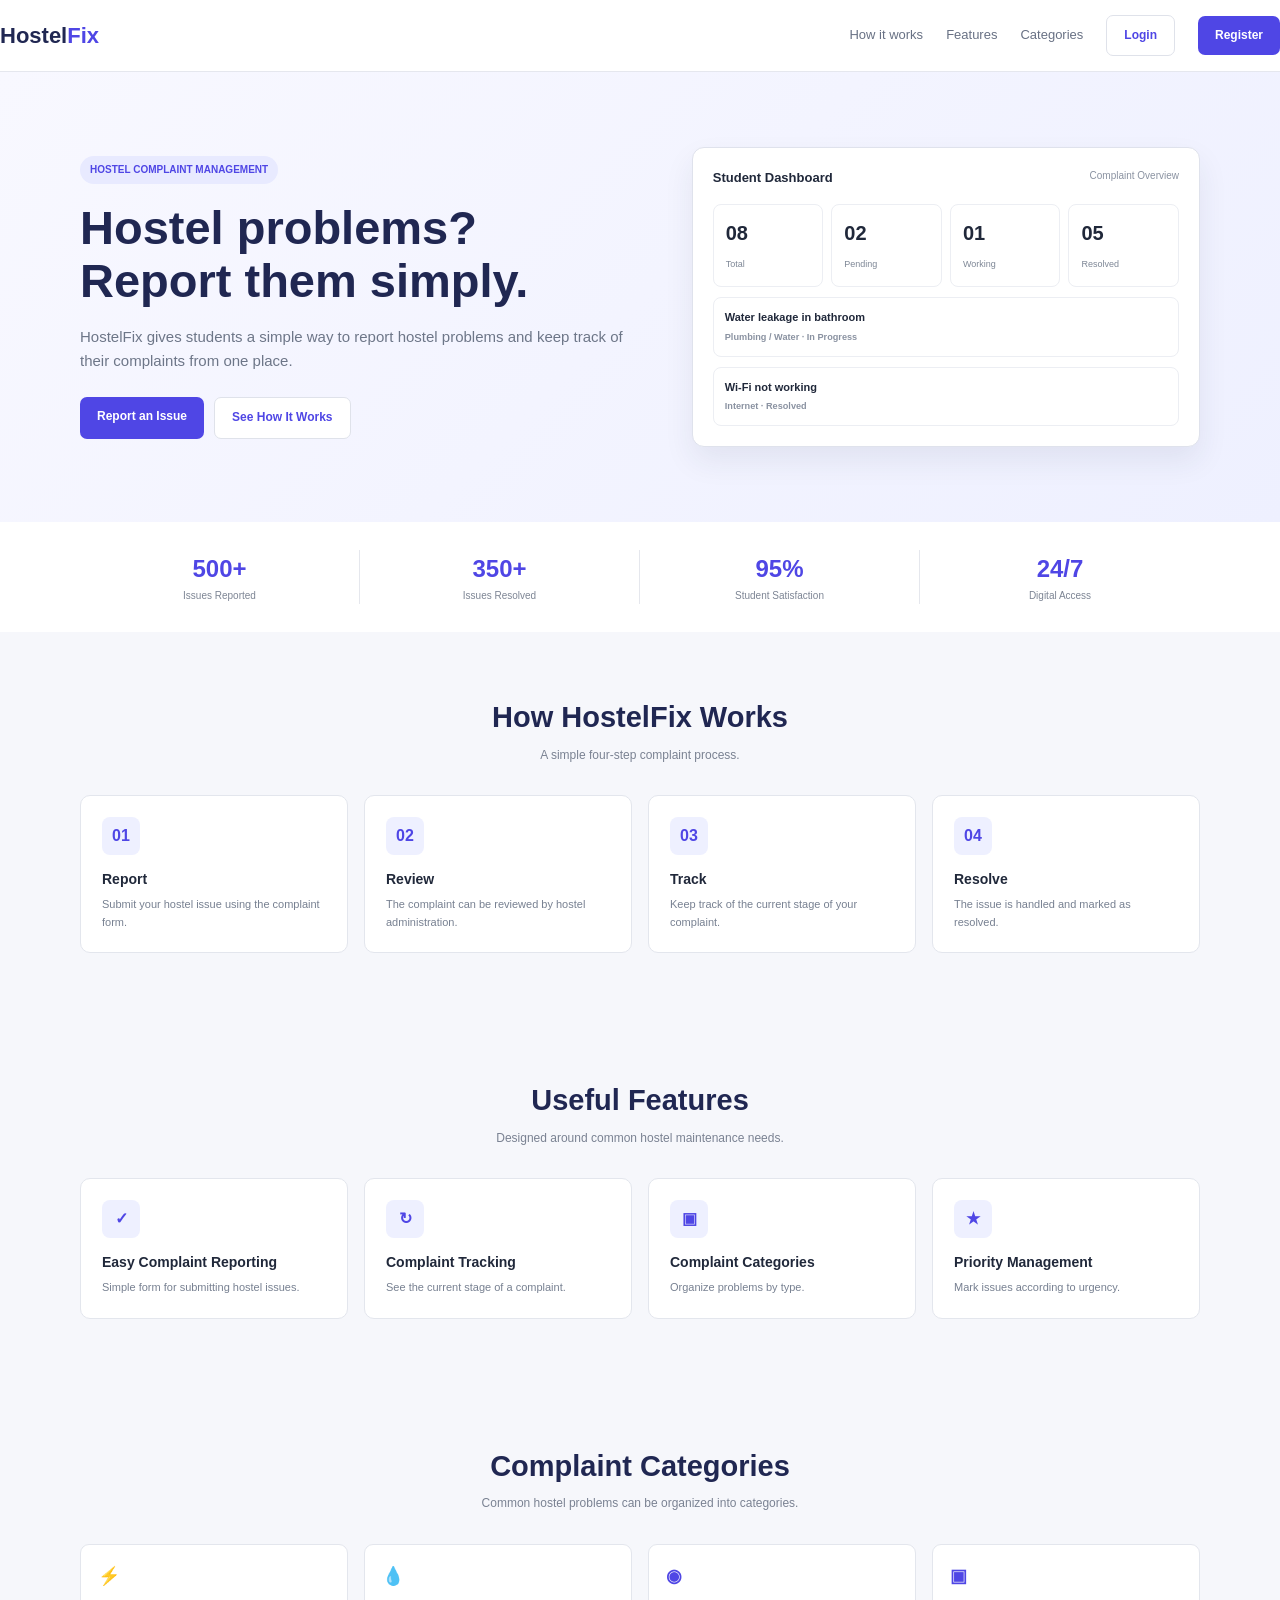
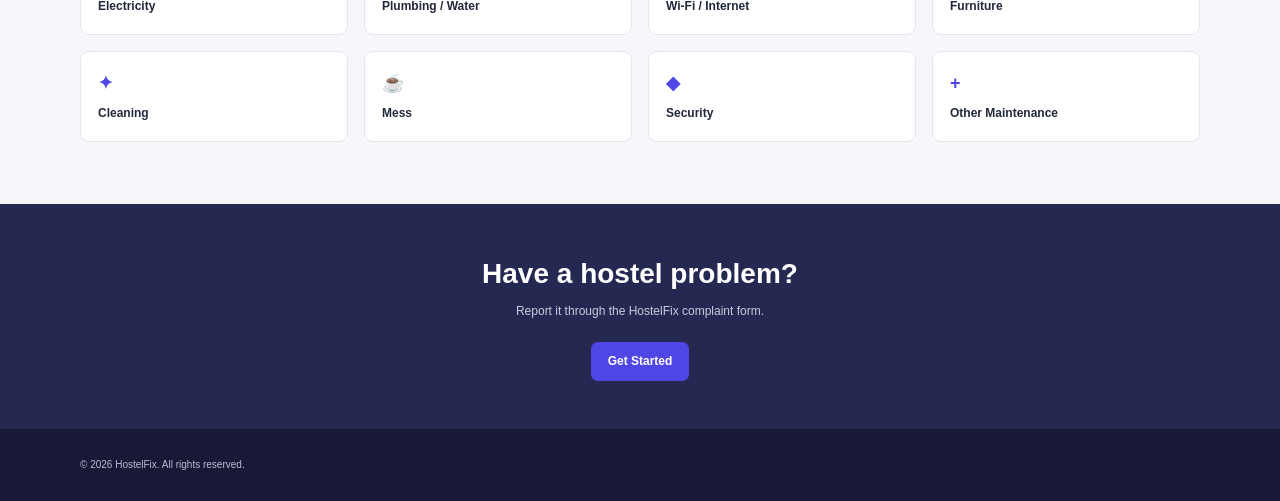
<file: index.html>
<!DOCTYPE html>
<html lang="en">
<head>
    <meta charset="UTF-8">
    <meta name="viewport" content="width=device-width, initial-scale=1.0">
    <title>HostelFix | Home</title>

    <link rel="stylesheet" href="landing.css">
</head>

<body>

<header class="top">
    <div class="container header-container">
        <a class="logo" href="landing.html">
            Hostel<span>Fix</span>
        </a>

        <nav class="nav">
            <a href="#how">How it works</a>
            <a href="#features">Features</a>
            <a href="#categories">Categories</a>
            <a class="btn outline" href="auth.html">Login</a>
            <a class="btn primary" href="auth.html">Register</a>
        </nav>
    </div>
</header>


<section class="hero">
    <div class="container hero-grid">

        <div>
            <span class="tag">HOSTEL COMPLAINT MANAGEMENT</span>

            <h1>
                Hostel problems?<br>
                Report them simply.
            </h1>

            <p>
                HostelFix gives students a simple way to report hostel
                problems and keep track of their complaints from one place.
            </p>

            <div class="actions">
                <a class="btn primary" href="auth.html">Report an Issue</a>
                <a class="btn outline" href="#how">See How It Works</a>
            </div>
        </div>


        <div class="preview">

            <div class="preview-head">
                <span>Student Dashboard</span>
                <span class="muted">Complaint Overview</span>
            </div>

            <div class="cards">

                <div class="small-card">
                    <strong>08</strong>
                    <span>Total</span>
                </div>

                <div class="small-card">
                    <strong>02</strong>
                    <span>Pending</span>
                </div>

                <div class="small-card">
                    <strong>01</strong>
                    <span>Working</span>
                </div>

                <div class="small-card">
                    <strong>05</strong>
                    <span>Resolved</span>
                </div>

            </div>

            <div class="issue">
                Water leakage in bathroom
                <small>Plumbing / Water · In Progress</small>
            </div>

            <div class="issue">
                Wi-Fi not working
                <small>Internet · Resolved</small>
            </div>

        </div>

    </div>
</section>


<section class="stats">

    <div class="container stats-grid">

        <div class="stat">
            <strong>500+</strong>
            <p>Issues Reported</p>
        </div>

        <div class="stat">
            <strong>350+</strong>
            <p>Issues Resolved</p>
        </div>

        <div class="stat">
            <strong>95%</strong>
            <p>Student Satisfaction</p>
        </div>

        <div class="stat">
            <strong>24/7</strong>
            <p>Digital Access</p>
        </div>

    </div>

</section>


<section class="section" id="how">

    <div class="container">

        <div class="heading">
            <h2>How HostelFix Works</h2>
            <p>A simple four-step complaint process.</p>
        </div>

        <div class="grid4">

            <div class="box">
                <div class="icon">01</div>
                <h3>Report</h3>
                <p>
                    Submit your hostel issue using the complaint form.
                </p>
            </div>

            <div class="box">
                <div class="icon">02</div>
                <h3>Review</h3>
                <p>
                    The complaint can be reviewed by hostel administration.
                </p>
            </div>

            <div class="box">
                <div class="icon">03</div>
                <h3>Track</h3>
                <p>
                    Keep track of the current stage of your complaint.
                </p>
            </div>

            <div class="box">
                <div class="icon">04</div>
                <h3>Resolve</h3>
                <p>
                    The issue is handled and marked as resolved.
                </p>
            </div>

        </div>

    </div>

</section>


<section class="section" id="features">

    <div class="container">

        <div class="heading">
            <h2>Useful Features</h2>
            <p>Designed around common hostel maintenance needs.</p>
        </div>

        <div class="grid4">

            <div class="box">
                <div class="icon">✓</div>
                <h3>Easy Complaint Reporting</h3>
                <p>
                    Simple form for submitting hostel issues.
                </p>
            </div>

            <div class="box">
                <div class="icon">↻</div>
                <h3>Complaint Tracking</h3>
                <p>
                    See the current stage of a complaint.
                </p>
            </div>

            <div class="box">
                <div class="icon">▣</div>
                <h3>Complaint Categories</h3>
                <p>
                    Organize problems by type.
                </p>
            </div>

            <div class="box">
                <div class="icon">★</div>
                <h3>Priority Management</h3>
                <p>
                    Mark issues according to urgency.
                </p>
            </div>

        </div>

    </div>

</section>


<section class="section" id="categories">

    <div class="container">

        <div class="heading">
            <h2>Complaint Categories</h2>
            <p>
                Common hostel problems can be organized into categories.
            </p>
        </div>

        <div class="grid4">

            <div class="category">
                <span>⚡</span>
                Electricity
            </div>

            <div class="category">
                <span>💧</span>
                Plumbing / Water
            </div>

            <div class="category">
                <span>◉</span>
                Wi-Fi / Internet
            </div>

            <div class="category">
                <span>▣</span>
                Furniture
            </div>

            <div class="category">
                <span>✦</span>
                Cleaning
            </div>

            <div class="category">
                <span>☕</span>
                Mess
            </div>

            <div class="category">
                <span>◆</span>
                Security
            </div>

            <div class="category">
                <span>+</span>
                Other Maintenance
            </div>

        </div>

    </div>

</section>


<section class="cta">

    <div class="container">

        <h2>Have a hostel problem?</h2>

        <p>
            Report it through the HostelFix complaint form.
        </p>

        <a class="btn primary" href="auth.html">
            Get Started
        </a>

    </div>

</section>


<footer>

    <div class="container footer-row">
        <span>© 2026 HostelFix. All rights reserved.</span>
    </div>

</footer>

</body>
</html>
</file>
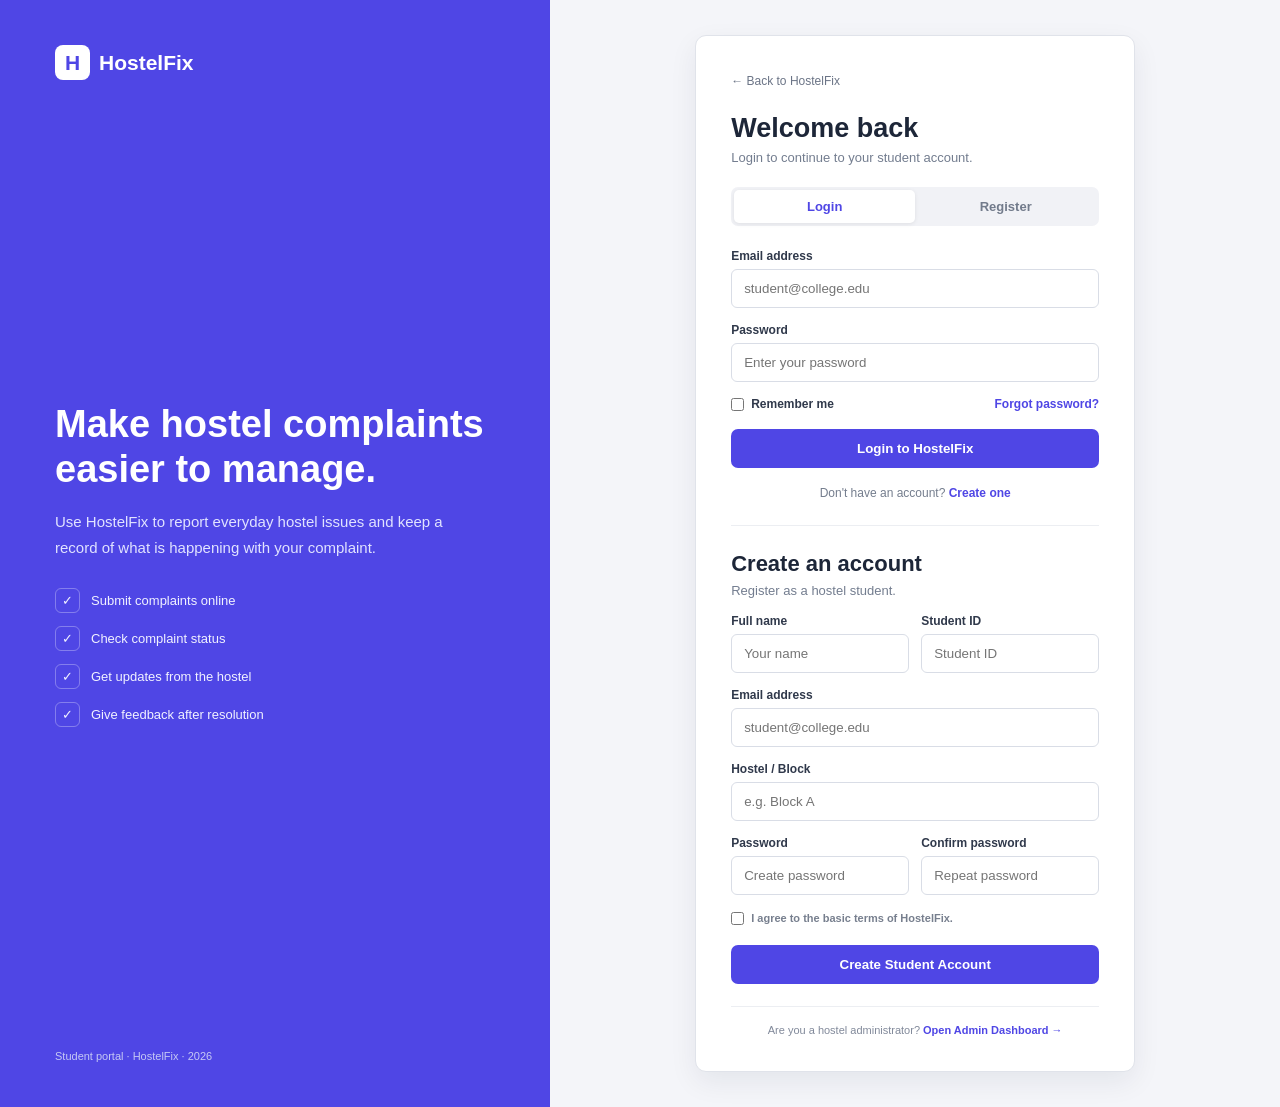
<file: auth.html>
<!DOCTYPE html>
<html lang="en">

<head>
    <meta charset="UTF-8">
    <meta name="viewport" content="width=device-width, initial-scale=1.0">

    <title>HostelFix | Login / Register</title>

    <link rel="stylesheet" href="auth.css">
</head>

<body>

    <div class="page">

        <!-- Left Introduction Section -->
        <aside class="intro">

            <div class="brand">
                <div class="brand-mark">H</div>
                HostelFix
            </div>

            <div class="intro-main">

                <h1>
                    Make hostel complaints easier to manage.
                </h1>

                <p>
                    Use HostelFix to report everyday hostel issues
                    and keep a record of what is happening with your complaint.
                </p>

                <div class="points">

                    <div class="point">
                        <span class="check">✓</span>
                        Submit complaints online
                    </div>

                    <div class="point">
                        <span class="check">✓</span>
                        Check complaint status
                    </div>

                    <div class="point">
                        <span class="check">✓</span>
                        Get updates from the hostel
                    </div>

                    <div class="point">
                        <span class="check">✓</span>
                        Give feedback after resolution
                    </div>

                </div>

            </div>

            <div class="intro-foot">
                Student portal · HostelFix · 2026
            </div>

        </aside>


        <!-- Login / Register Section -->
        <main class="form-side">

            <div class="box">

                <!-- Back to Landing Page -->
                <a class="back" href="landing.html">
                    ← Back to HostelFix
                </a>


                <!-- Login Heading -->
                <div class="heading">
                    <h2>Welcome back</h2>
                    <p>Login to continue to your student account.</p>
                </div>


                <!-- Login / Register Tabs -->
                <div class="tabs">

                    <a class="tab active" href="#login">
                        Login
                    </a>

                    <a class="tab" href="#register">
                        Register
                    </a>

                </div>


                <!-- Login Form -->
                <form action="dashboard.html" id="login">

                    <div class="field">

                        <label>Email address</label>

                        <input
                            type="email"
                            placeholder="student@college.edu"
                            required
                        >

                    </div>


                    <div class="field">

                        <label>Password</label>

                        <input
                            type="password"
                            placeholder="Enter your password"
                            required
                        >

                    </div>


                    <div class="row">

                        <label class="remember">
                            <input type="checkbox">
                            Remember me
                        </label>

                        <span class="link">
                            Forgot password?
                        </span>

                    </div>


                    <button class="submit" type="submit">
                        Login to HostelFix
                    </button>

                </form>


                <div class="switch-text">
                    Don't have an account?
                    <a class="link" href="#register">
                        Create one
                    </a>
                </div>


                <!-- Register Section -->
                <div class="register-section" id="register">

                    <div class="heading register-heading">

                        <h2>Create an account</h2>

                        <p>
                            Register as a hostel student.
                        </p>

                    </div>


                    <!-- Registration Form -->
                    <form action="dashboard.html">

                        <div class="two">

                            <div class="field">

                                <label>Full name</label>

                                <input
                                    type="text"
                                    placeholder="Your name"
                                    required
                                >

                            </div>


                            <div class="field">

                                <label>Student ID</label>

                                <input
                                    type="text"
                                    placeholder="Student ID"
                                    required
                                >

                            </div>

                        </div>


                        <div class="field">

                            <label>Email address</label>

                            <input
                                type="email"
                                placeholder="student@college.edu"
                                required
                            >

                        </div>


                        <div class="field">

                            <label>Hostel / Block</label>

                            <input
                                type="text"
                                placeholder="e.g. Block A"
                                required
                            >

                        </div>


                        <div class="two">

                            <div class="field">

                                <label>Password</label>

                                <input
                                    type="password"
                                    placeholder="Create password"
                                    required
                                >

                            </div>


                            <div class="field">

                                <label>Confirm password</label>

                                <input
                                    type="password"
                                    placeholder="Repeat password"
                                    required
                                >

                            </div>

                        </div>


                        <label class="remember terms">

                            <input type="checkbox" required>

                            I agree to the basic terms of HostelFix.

                        </label>


                        <button class="submit" type="submit">
                            Create Student Account
                        </button>

                    </form>

                </div>


                <!-- Admin Link -->
                <div class="admin">

                    Are you a hostel administrator?

                    <a href="admin-dashboard.html">
                        Open Admin Dashboard →
                    </a>

                </div>

            </div>

        </main>

    </div>

</body>

</html>
</file>
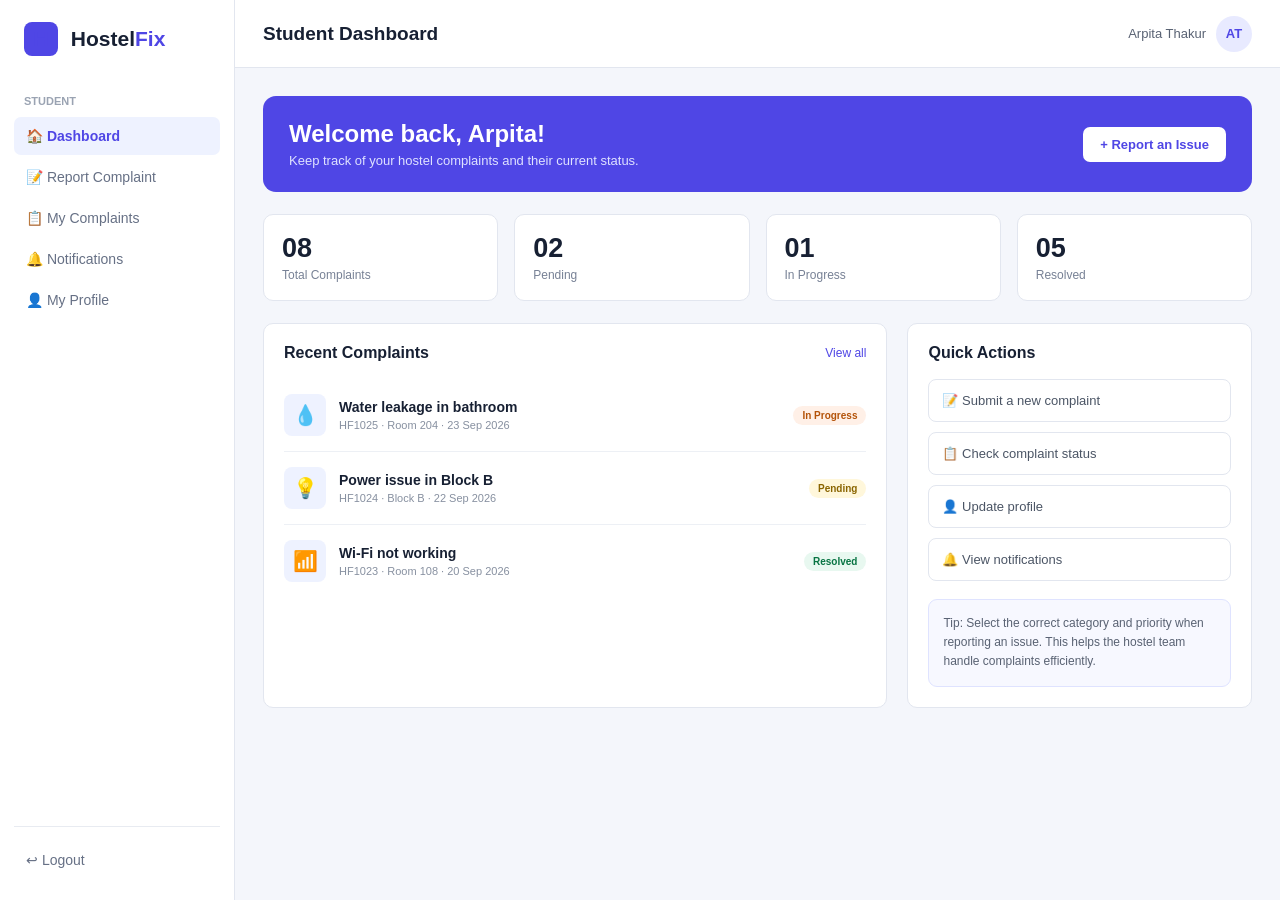
<file: dashboard.html>
<!DOCTYPE html>
<html lang="en">

<head>
    <meta charset="UTF-8">
    <meta name="viewport" content="width=device-width, initial-scale=1.0">

    <title>HostelFix — Student Dashboard</title>

    <link rel="stylesheet" href="dashboard.css">
</head>

<body>

    <div class="layout">

        <!-- Sidebar -->
        <aside class="sidebar">

            <div class="logo">
                <span class="logo-icon">H</span>
                Hostel<span>Fix</span>
            </div>

            <div class="nav-title">
                Student
            </div>

            <nav class="nav">

                <a class="active" href="dashboard.html">
                    🏠 Dashboard
                </a>

                <a href="report.html">
                    📝 Report Complaint
                </a>

                <a href="#complaints">
                    📋 My Complaints
                </a>

                <a href="#notifications">
                    🔔 Notifications
                </a>

                <a href="#profile">
                    👤 My Profile
                </a>

            </nav>

            <div class="logout">

                <a href="landing.html">
                    ↩ Logout
                </a>

            </div>

        </aside>


        <!-- Main Content -->
        <main class="main">

            <!-- Top Bar -->
            <header class="topbar">

                <h2>
                    Student Dashboard
                </h2>

                <div class="user">

                    <span>
                        Arpita Thakur
                    </span>

                    <span class="avatar">
                        AT
                    </span>

                </div>

            </header>


            <!-- Dashboard Content -->
            <section class="content">


                <!-- Welcome Section -->
                <div class="welcome">

                    <div>

                        <h1>
                            Welcome back, Arpita!
                        </h1>

                        <p>
                            Keep track of your hostel complaints
                            and their current status.
                        </p>

                    </div>

                    <a class="btn white" href="report.html">
                        + Report an Issue
                    </a>

                </div>


                <!-- Statistics -->
                <div class="stats">

                    <div class="stat">

                        <div class="num">
                            08
                        </div>

                        <p>
                            Total Complaints
                        </p>

                    </div>


                    <div class="stat">

                        <div class="num">
                            02
                        </div>

                        <p>
                            Pending
                        </p>

                    </div>


                    <div class="stat">

                        <div class="num">
                            01
                        </div>

                        <p>
                            In Progress
                        </p>

                    </div>


                    <div class="stat">

                        <div class="num">
                            05
                        </div>

                        <p>
                            Resolved
                        </p>

                    </div>

                </div>


                <!-- Dashboard Grid -->
                <div class="grid">


                    <!-- Recent Complaints -->
                    <div class="card" id="complaints">

                        <div class="card-head">

                            <h3>
                                Recent Complaints
                            </h3>

                            <a
                                class="view-link"
                                href="#complaints">
                                View all
                            </a>

                        </div>


                        <!-- Complaint 1 -->
                        <div class="complaint">

                            <div class="icon">
                                💧
                            </div>

                            <div class="c-info">

                                <div class="c-title">
                                    Water leakage in bathroom
                                </div>

                                <div class="meta">
                                    HF1025 · Room 204 · 23 Sep 2026
                                </div>

                            </div>

                            <span class="badge working">
                                In Progress
                            </span>

                        </div>


                        <!-- Complaint 2 -->
                        <div class="complaint">

                            <div class="icon">
                                💡
                            </div>

                            <div class="c-info">

                                <div class="c-title">
                                    Power issue in Block B
                                </div>

                                <div class="meta">
                                    HF1024 · Block B · 22 Sep 2026
                                </div>

                            </div>

                            <span class="badge pending">
                                Pending
                            </span>

                        </div>


                        <!-- Complaint 3 -->
                        <div class="complaint">

                            <div class="icon">
                                📶
                            </div>

                            <div class="c-info">

                                <div class="c-title">
                                    Wi-Fi not working
                                </div>

                                <div class="meta">
                                    HF1023 · Room 108 · 20 Sep 2026
                                </div>

                            </div>

                            <span class="badge resolved">
                                Resolved
                            </span>

                        </div>

                    </div>


                    <!-- Quick Actions -->
                    <div class="card">

                        <div class="card-head">

                            <h3>
                                Quick Actions
                            </h3>

                        </div>


                        <div class="quick">

                            <a href="report.html">
                                📝 Submit a new complaint
                            </a>

                            <a href="#complaints">
                                📋 Check complaint status
                            </a>

                            <a href="#profile">
                                👤 Update profile
                            </a>

                            <a href="#notifications">
                                🔔 View notifications
                            </a>

                        </div>


                        <div class="notice">

                            Tip: Select the correct category
                            and priority when reporting an issue.
                            This helps the hostel team handle
                            complaints efficiently.

                        </div>

                    </div>

                </div>

            </section>

        </main>

    </div>

</body>

</html>
</file>
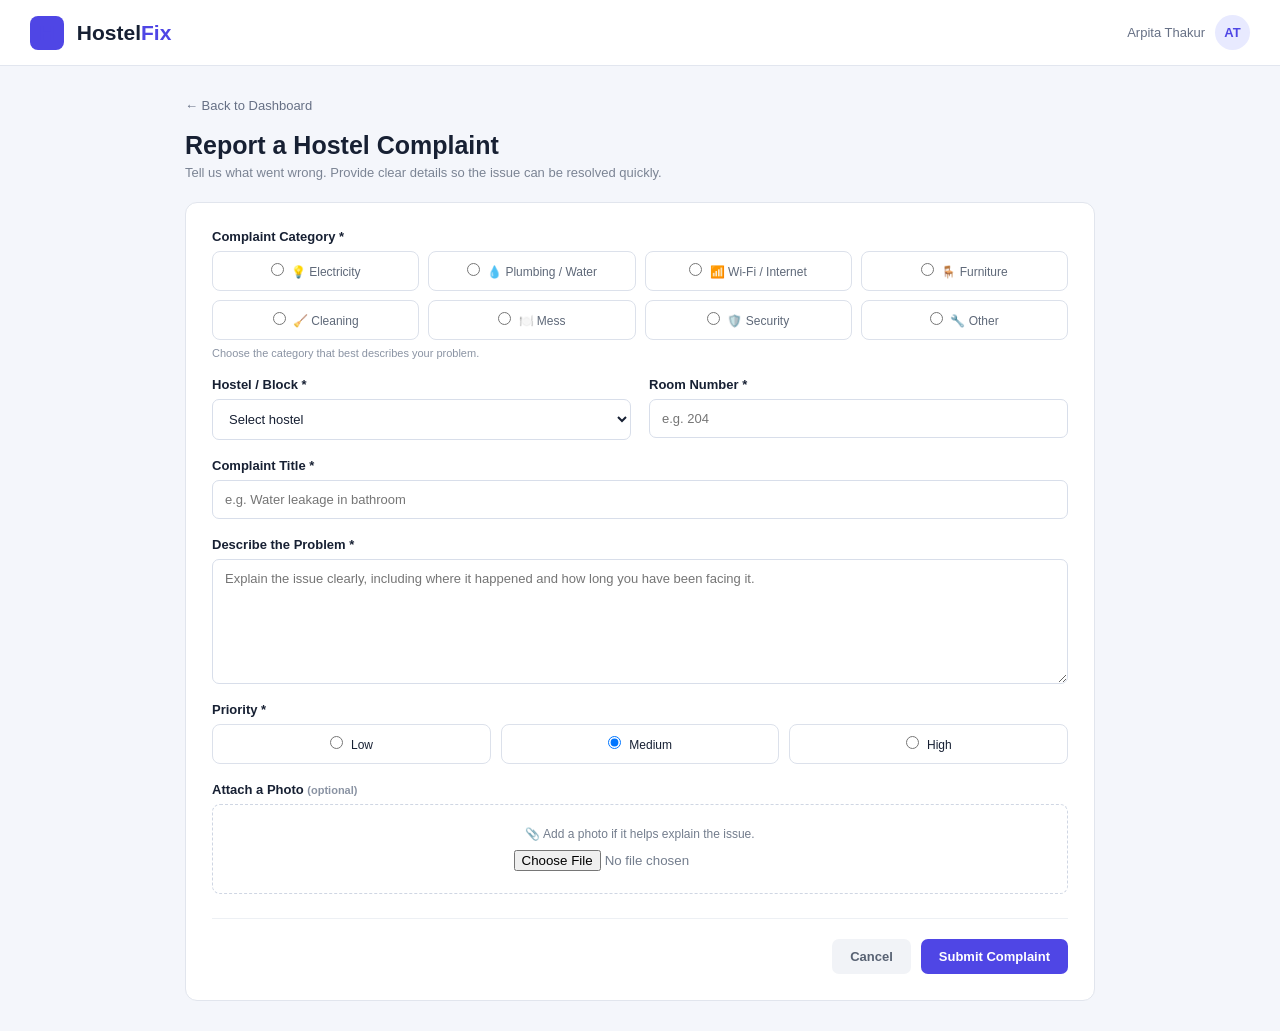
<file: report.html>
<!DOCTYPE html>
<html lang="en">

<head>

    <meta charset="UTF-8">

    <meta
        name="viewport"
        content="width=device-width, initial-scale=1.0"
    >

    <title>HostelFix — Report Complaint</title>

    <link rel="stylesheet" href="report.css">

</head>

<body>


    <!-- Top Header -->
    <header class="top">

        <a href="dashboard.html" class="logo">

            <span class="logo-icon">H</span>

            Hostel<span>Fix</span>

        </a>


        <div class="user">

            <span>
                Arpita Thakur
            </span>

            <span class="avatar">
                AT
            </span>

        </div>

    </header>



    <!-- Main Content -->
    <main class="container">


        <!-- Back Button -->
        <a href="dashboard.html" class="back">
            ← Back to Dashboard
        </a>


        <!-- Page Heading -->
        <div class="head">

            <h1>
                Report a Hostel Complaint
            </h1>

            <p>
                Tell us what went wrong. Provide clear details
                so the issue can be resolved quickly.
            </p>

        </div>



        <!-- Complaint Form Card -->
        <div class="form-card">

            <form action="dashboard.html">


                <div class="grid">


                    <!-- Complaint Category -->
                    <div class="group full">

                        <label class="label">
                            Complaint Category *
                        </label>


                        <div class="categories">

                            <label class="cat">
                                <input
                                    type="radio"
                                    name="category"
                                    required
                                >
                                💡 Electricity
                            </label>


                            <label class="cat">
                                <input
                                    type="radio"
                                    name="category"
                                >
                                💧 Plumbing / Water
                            </label>


                            <label class="cat">
                                <input
                                    type="radio"
                                    name="category"
                                >
                                📶 Wi-Fi / Internet
                            </label>


                            <label class="cat">
                                <input
                                    type="radio"
                                    name="category"
                                >
                                🪑 Furniture
                            </label>


                            <label class="cat">
                                <input
                                    type="radio"
                                    name="category"
                                >
                                🧹 Cleaning
                            </label>


                            <label class="cat">
                                <input
                                    type="radio"
                                    name="category"
                                >
                                🍽️ Mess
                            </label>


                            <label class="cat">
                                <input
                                    type="radio"
                                    name="category"
                                >
                                🛡️ Security
                            </label>


                            <label class="cat">
                                <input
                                    type="radio"
                                    name="category"
                                >
                                🔧 Other
                            </label>

                        </div>


                        <span class="helper">
                            Choose the category that best describes your problem.
                        </span>

                    </div>



                    <!-- Hostel / Block -->
                    <div class="group">

                        <label class="label">
                            Hostel / Block *
                        </label>

                        <select
                            class="select"
                            required
                        >

                            <option value="">
                                Select hostel
                            </option>

                            <option>
                                Hostel A — Girls
                            </option>

                            <option>
                                Hostel B — Boys
                            </option>

                            <option>
                                Hostel C — Mixed
                            </option>

                        </select>

                    </div>



                    <!-- Room Number -->
                    <div class="group">

                        <label class="label">
                            Room Number *
                        </label>

                        <input
                            class="input"
                            type="text"
                            required
                            placeholder="e.g. 204"
                        >

                    </div>



                    <!-- Complaint Title -->
                    <div class="group full">

                        <label class="label">
                            Complaint Title *
                        </label>

                        <input
                            class="input"
                            type="text"
                            required
                            placeholder="e.g. Water leakage in bathroom"
                        >

                    </div>



                    <!-- Problem Description -->
                    <div class="group full">

                        <label class="label">
                            Describe the Problem *
                        </label>

                        <textarea
                            class="textarea"
                            required
                            placeholder="Explain the issue clearly, including where it happened and how long you have been facing it."
                        ></textarea>

                    </div>



                    <!-- Priority -->
                    <div class="group full">

                        <label class="label">
                            Priority *
                        </label>


                        <div class="priority">

                            <label>

                                <input
                                    type="radio"
                                    name="priority"
                                    value="Low"
                                >

                                Low

                            </label>


                            <label>

                                <input
                                    type="radio"
                                    name="priority"
                                    value="Medium"
                                    checked
                                >

                                Medium

                            </label>


                            <label>

                                <input
                                    type="radio"
                                    name="priority"
                                    value="High"
                                >

                                High

                            </label>

                        </div>

                    </div>



                    <!-- Photo Upload -->
                    <div class="group full">

                        <label class="label">

                            Attach a Photo

                            <span class="helper">
                                (optional)
                            </span>

                        </label>


                        <div class="upload">

                            📎 Add a photo if it helps explain the issue.

                            <br>

                            <input
                                type="file"
                                accept="image/*"
                            >

                        </div>

                    </div>

                </div>



                <!-- Form Actions -->
                <div class="actions">

                    <a
                        class="btn cancel"
                        href="dashboard.html"
                    >
                        Cancel
                    </a>


                    <button
                        class="btn submit"
                        type="submit"
                    >
                        Submit Complaint
                    </button>

                </div>


            </form>

        </div>

    </main>

</body>

</html>
</file>
<file: landing.css>
* {
    box-sizing: border-box;
    margin: 0;
    padding: 0;
}

body {
    font-family: Arial, Helvetica, sans-serif;
    background: #f6f7fb;
    color: #20283a;
    line-height: 1.6;
}

a {
    text-decoration: none;
    color: inherit;
}


/* Container */

.container {
    width: min(1120px, 92%);
    margin: auto;
}


/* Header */

.top {
    height: 72px;
    background: #fff;
    border-bottom: 1px solid #e5e7ee;
    display: flex;
    align-items: center;
    justify-content: space-between;
}

.header-container {
    display: flex;
    align-items: center;
    justify-content: space-between;
    width: 100%;
}


/* Logo */

.logo {
    font-size: 22px;
    font-weight: 700;
    color: #202752;
}

.logo span {
    color: #4f46e5;
}


/* Navigation */

.nav {
    display: flex;
    align-items: center;
    gap: 23px;
    font-size: 13px;
    color: #687184;
}

.nav a:hover {
    color: #4f46e5;
}


/* Buttons */

.btn {
    display: inline-block;
    padding: 10px 17px;
    border-radius: 7px;
    font-size: 12px;
    font-weight: 700;
}

.primary {
    background: #4f46e5;
    color: #fff;
}

.outline {
    border: 1px solid #dfe2ea;
    background: #fff;
    color: #4f46e5;
}


/* Hero Section */

.hero {
    padding: 75px 0;
    background: linear-gradient(135deg, #f8f8ff, #eef0ff);
}

.hero-grid {
    display: grid;
    grid-template-columns: 1.05fr 0.95fr;
    gap: 50px;
    align-items: center;
}

.tag {
    display: inline-block;
    padding: 6px 10px;
    background: #e8eaff;
    color: #4f46e5;
    border-radius: 20px;
    font-size: 10px;
    font-weight: 700;
}

h1 {
    font-size: 47px;
    line-height: 1.12;
    color: #202752;
    margin: 18px 0;
}

.hero p {
    font-size: 15px;
    color: #6d7688;
    max-width: 570px;
    margin-bottom: 24px;
}

.actions {
    display: flex;
    gap: 10px;
    flex-wrap: wrap;
}


/* Dashboard Preview */

.preview {
    background: #fff;
    border: 1px solid #dfe2ec;
    border-radius: 12px;
    padding: 20px;
    box-shadow: 0 14px 30px rgba(40, 45, 80, 0.08);
}

.preview-head {
    display: flex;
    justify-content: space-between;
    margin-bottom: 15px;
    font-size: 13px;
    font-weight: 700;
}

.muted {
    font-size: 10px;
    color: #8a92a1;
    font-weight: 400;
}


/* Dashboard Cards */

.cards {
    display: grid;
    grid-template-columns: repeat(4, 1fr);
    gap: 8px;
}

.small-card {
    border: 1px solid #eceef3;
    border-radius: 8px;
    padding: 12px;
}

.small-card strong {
    display: block;
    font-size: 20px;
}

.small-card span {
    font-size: 9px;
    color: #7e8796;
}


/* Issues */

.issue {
    border: 1px solid #eceef3;
    border-radius: 8px;
    padding: 11px;
    margin-top: 10px;
    font-size: 11px;
    font-weight: 700;
}

.issue small {
    display: block;
    color: #8a92a1;
    margin-top: 3px;
}


/* Statistics */

.stats {
    background: #fff;
    padding: 28px 0;
}

.stats-grid {
    display: grid;
    grid-template-columns: repeat(4, 1fr);
    text-align: center;
}

.stat {
    border-right: 1px solid #e5e7ed;
}

.stat:last-child {
    border: 0;
}

.stat strong {
    font-size: 24px;
    color: #4f46e5;
}

.stat p {
    font-size: 10px;
    color: #7d8594;
}


/* Common Sections */

.section {
    padding: 62px 0;
}

.heading {
    text-align: center;
    margin-bottom: 30px;
}

.heading h2 {
    font-size: 29px;
    color: #202752;
}

.heading p {
    font-size: 12px;
    color: #7a8292;
    margin-top: 5px;
}


/* Four Column Grid */

.grid4 {
    display: grid;
    grid-template-columns: repeat(4, 1fr);
    gap: 16px;
}


/* Feature Boxes */

.box {
    background: #fff;
    border: 1px solid #e3e6ed;
    border-radius: 10px;
    padding: 21px;
}

.icon {
    width: 38px;
    height: 38px;
    border-radius: 8px;
    background: #eef0ff;
    color: #4f46e5;
    display: grid;
    place-items: center;
    font-weight: 700;
    margin-bottom: 13px;
}

.box h3 {
    font-size: 14px;
    margin-bottom: 6px;
}

.box p {
    font-size: 11px;
    color: #778091;
}


/* Complaint Categories */

.category {
    background: #fff;
    border: 1px solid #e3e6ed;
    border-radius: 9px;
    padding: 17px;
    font-size: 12px;
    font-weight: 700;
}

.category span {
    display: block;
    font-size: 18px;
    color: #4f46e5;
    margin-bottom: 7px;
}


/* CTA */

.cta {
    background: #252951;
    color: #fff;
    text-align: center;
    padding: 48px 0;
}

.cta h2 {
    font-size: 28px;
}

.cta p {
    font-size: 12px;
    color: #c9cce0;
    margin: 6px 0 20px;
}


/* Footer */

footer {
    background: #171936;
    color: #b9bdd2;
    padding: 28px 0;
    font-size: 10px;
}

.footer-row {
    display: flex;
    justify-content: space-between;
}


/* Tablet */

@media (max-width: 850px) {

    .hero-grid {
        grid-template-columns: 1fr;
    }

    .grid4 {
        grid-template-columns: 1fr 1fr;
    }

    .nav a:not(.btn) {
        display: none;
    }
}


/* Mobile */

@media (max-width: 560px) {

    h1 {
        font-size: 36px;
    }

    .cards,
    .stats-grid {
        grid-template-columns: 1fr 1fr;
    }

    .grid4 {
        grid-template-columns: 1fr;
    }

    .footer-row {
        display: block;
    }

    .footer-row span {
        display: block;
        margin: 5px 0;
    }
}
</file>
<file: auth.css>
* {
    box-sizing: border-box;
    margin: 0;
    padding: 0;
}

body {
    font-family: Arial, Helvetica, sans-serif;
    background: #f4f5f9;
    color: #1d2638;
    min-height: 100vh;
}

a {
    text-decoration: none;
    color: inherit;
}


/* Main Page */

.page {
    min-height: 100vh;
    display: grid;
    grid-template-columns: 43% 57%;
}


/* Left Introduction */

.intro {
    background: #4f46e5;
    color: #fff;
    padding: 45px 55px;

    display: flex;
    flex-direction: column;
    justify-content: space-between;
}


/* Brand */

.brand {
    display: flex;
    align-items: center;
    gap: 9px;
    font-size: 21px;
    font-weight: 700;
}

.brand-mark {
    width: 35px;
    height: 35px;
    background: #fff;
    color: #4f46e5;
    border-radius: 8px;

    display: grid;
    place-items: center;
}


/* Introduction Content */

.intro-main {
    max-width: 430px;
}

.intro h1 {
    font-size: 38px;
    line-height: 1.18;
    margin-bottom: 17px;
}

.intro p {
    font-size: 15px;
    color: #e1e3ff;
    line-height: 1.7;
}


/* Features */

.points {
    margin-top: 28px;
    display: grid;
    gap: 13px;
}

.point {
    display: flex;
    align-items: center;
    gap: 11px;

    font-size: 13px;
    color: #f1f2ff;
}

.check {
    width: 25px;
    height: 25px;

    border: 1px solid rgba(255, 255, 255, 0.3);
    border-radius: 6px;

    display: grid;
    place-items: center;
}


/* Introduction Footer */

.intro-foot {
    font-size: 11px;
    color: #c6c9f4;
}


/* Form Side */

.form-side {
    display: flex;
    align-items: center;
    justify-content: center;

    padding: 35px;
}


/* Form Box */

.box {
    width: min(440px, 100%);

    background: #fff;
    border: 1px solid #e0e3ea;
    border-radius: 11px;

    padding: 35px;

    box-shadow: 0 10px 28px rgba(20, 30, 50, 0.07);
}


/* Back Link */

.back {
    font-size: 12px;
    color: #6b7486;

    margin-bottom: 25px;

    display: inline-block;
}


/* Heading */

.heading {
    margin-bottom: 22px;
}

.heading h2 {
    font-size: 27px;
    margin-bottom: 6px;
}

.heading p {
    font-size: 13px;
    color: #737d8f;
}


/* Login/Register Tabs */

.tabs {
    display: grid;
    grid-template-columns: 1fr 1fr;

    background: #f1f2f6;

    border-radius: 7px;
    padding: 3px;

    margin-bottom: 23px;
}

.tab {
    display: block;

    text-align: center;

    padding: 9px;

    border-radius: 5px;

    color: #727b8b;

    font-weight: 600;
    font-size: 13px;
}

.tab.active {
    background: #fff;
    color: #4f46e5;

    box-shadow: 0 1px 4px rgba(0, 0, 0, 0.08);
}


/* Forms */

form {
    display: grid;
    gap: 15px;
}

.field {
    display: grid;
    gap: 6px;
}

label {
    font-size: 12px;
    font-weight: 600;
    color: #30394b;
}


/* Inputs */

input {
    width: 100%;

    padding: 11px 12px;

    border: 1px solid #d9dde6;
    border-radius: 6px;

    outline: none;

    color: #20293a;
    background: #fff;
}

input:focus {
    border-color: #7770e8;

    box-shadow:
        0 0 0 3px rgba(79, 70, 229, 0.08);
}


/* Two Column Fields */

.two {
    display: grid;
    grid-template-columns: 1fr 1fr;
    gap: 12px;
}


/* Remember / Forgot Password */

.row {
    display: flex;
    justify-content: space-between;
    align-items: center;

    font-size: 12px;
    color: #737d8e;
}

.remember {
    display: flex;
    align-items: center;
    gap: 7px;
}

.remember input {
    width: auto;
}


/* Links */

.link {
    color: #4f46e5;
    font-weight: 600;
}


/* Submit Button */

.submit {
    display: block;

    text-align: center;

    background: #4f46e5;
    color: #fff;

    border: none;
    border-radius: 7px;

    padding: 12px;

    font-weight: 700;

    margin-top: 3px;

    cursor: pointer;
}

.submit:hover {
    background: #4338ca;
}


/* Switch Text */

.switch-text {
    text-align: center;

    color: #747d8d;

    font-size: 12px;

    margin-top: 18px;
}


/* Register Section */

.register-section {
    border-top: 1px solid #eceef2;

    margin-top: 25px;
    padding-top: 25px;
}

.register-heading {
    margin-bottom: 16px;
}

.register-heading h2 {
    font-size: 22px;
}


/* Terms */

.terms {
    font-size: 11px;
    color: #777f8e;

    line-height: 1.5;
}


/* Admin Section */

.admin {
    border-top: 1px solid #eceef2;

    margin-top: 22px;
    padding-top: 17px;

    text-align: center;

    font-size: 11px;
    color: #81899a;
}

.admin a {
    color: #4f46e5;
    font-weight: 700;
}


/* Mobile Responsive */

@media (max-width: 760px) {

    .page {
        grid-template-columns: 1fr;
    }

    .intro {
        display: none;
    }

    .form-side {
        padding: 20px;
    }

    .box {
        padding: 27px;
    }

    .two {
        grid-template-columns: 1fr;
    }
}
</file>
<file: dashboard.css>
* {
    box-sizing: border-box;
    margin: 0;
    padding: 0;
}

body {
    font-family: Arial, Helvetica, sans-serif;
    background: #f4f6fb;
    color: #172033;
}

a {
    text-decoration: none;
    color: inherit;
}


/* Main Layout */

.layout {
    min-height: 100vh;
    display: flex;
}


/* Sidebar */

.sidebar {
    width: 235px;
    background: #fff;
    border-right: 1px solid #e2e6ef;

    padding: 22px 14px;

    display: flex;
    flex-direction: column;
}


/* Logo */

.logo {
    font-size: 21px;
    font-weight: 700;
    padding: 0 10px 25px;
}

.logo span {
    color: #4f46e5;
}

.logo-icon {
    display: inline-flex;

    width: 34px;
    height: 34px;

    align-items: center;
    justify-content: center;

    background: #4f46e5;
    color: white;

    border-radius: 8px;

    margin-right: 7px;
}


/* Navigation Heading */

.nav-title {
    font-size: 11px;
    color: #9aa3b2;

    text-transform: uppercase;

    font-weight: 700;

    padding: 14px 10px 7px;
}


/* Navigation */

.nav a {
    display: block;

    padding: 11px 12px;

    border-radius: 7px;

    color: #667085;

    font-size: 14px;

    margin: 3px 0;
}

.nav a:hover,
.nav a.active {
    background: #eef2ff;
    color: #4f46e5;
    font-weight: 600;
}


/* Logout */

.logout {
    margin-top: auto;

    border-top: 1px solid #e8ebf1;

    padding-top: 15px;
}

.logout a {
    display: block;

    padding: 10px 12px;

    color: #667085;

    font-size: 14px;

    border-radius: 7px;
}

.logout a:hover {
    background: #eef2ff;
    color: #4f46e5;
}


/* Main Area */

.main {
    flex: 1;
    min-width: 0;
}


/* Top Bar */

.topbar {
    height: 68px;

    background: #fff;

    border-bottom: 1px solid #e2e6ef;

    display: flex;

    align-items: center;

    justify-content: space-between;

    padding: 0 28px;
}

.topbar h2 {
    font-size: 19px;
}


/* User */

.user {
    display: flex;

    align-items: center;

    gap: 10px;

    font-size: 13px;

    color: #596273;
}

.avatar {
    width: 36px;
    height: 36px;

    border-radius: 50%;

    background: #e8eaff;

    color: #4f46e5;

    display: flex;

    align-items: center;

    justify-content: center;

    font-weight: 700;
}


/* Content */

.content {
    padding: 28px;

    max-width: 1250px;

    margin: auto;
}


/* Welcome */

.welcome {
    background: #4f46e5;

    color: #fff;

    border-radius: 13px;

    padding: 24px 26px;

    display: flex;

    justify-content: space-between;

    align-items: center;

    margin-bottom: 22px;
}

.welcome h1 {
    font-size: 24px;

    margin-bottom: 5px;
}

.welcome p {
    font-size: 13px;

    color: #dfe2ff;
}


/* Buttons */

.btn {
    display: inline-block;

    border-radius: 7px;

    padding: 10px 17px;

    font-weight: 600;

    font-size: 13px;
}

.white {
    background: #fff;

    color: #4f46e5;
}

.white:hover {
    background: #f1f1ff;
}


/* Statistics */

.stats {
    display: grid;

    grid-template-columns: repeat(4, 1fr);

    gap: 16px;

    margin-bottom: 22px;
}

.stat {
    background: #fff;

    border: 1px solid #e2e6ef;

    border-radius: 10px;

    padding: 18px;
}

.stat .num {
    font-size: 27px;

    font-weight: 700;

    margin-bottom: 4px;
}

.stat p {
    font-size: 12px;

    color: #778195;
}


/* Main Grid */

.grid {
    display: grid;

    grid-template-columns: 1.45fr 0.8fr;

    gap: 20px;
}


/* Cards */

.card {
    background: #fff;

    border: 1px solid #e2e6ef;

    border-radius: 10px;

    padding: 20px;
}


/* Card Header */

.card-head {
    display: flex;

    justify-content: space-between;

    align-items: center;

    margin-bottom: 17px;
}

.card h3 {
    font-size: 16px;
}

.view-link {
    font-size: 12px;

    color: #4f46e5;
}


/* Complaints */

.complaint {
    display: flex;

    gap: 13px;

    padding: 15px 0;

    border-bottom: 1px solid #edf0f5;

    align-items: center;
}

.complaint:last-child {
    border: 0;
}


/* Complaint Icon */

.icon {
    width: 42px;
    height: 42px;

    border-radius: 8px;

    background: #eef2ff;

    display: flex;

    align-items: center;

    justify-content: center;

    font-size: 20px;

    flex-shrink: 0;
}


/* Complaint Information */

.c-info {
    flex: 1;
}

.c-title {
    font-size: 14px;

    font-weight: 600;

    margin-bottom: 4px;
}

.meta {
    font-size: 11px;

    color: #8790a0;
}


/* Status Badges */

.badge {
    display: inline-block;

    padding: 4px 9px;

    border-radius: 15px;

    font-size: 10px;

    font-weight: 600;

    white-space: nowrap;
}

.pending {
    background: #fff7db;

    color: #8a6500;
}

.working {
    background: #fff0e7;

    color: #b45309;
}

.resolved {
    background: #e8f8f0;

    color: #087443;
}


/* Quick Actions */

.quick {
    display: grid;

    gap: 10px;
}

.quick a {
    padding: 13px;

    border: 1px solid #e2e6ef;

    border-radius: 8px;

    font-size: 13px;

    color: #4b5565;

    transition: 0.2s;
}

.quick a:hover {
    border-color: #4f46e5;

    color: #4f46e5;
}


/* Notice */

.notice {
    background: #f7f8ff;

    border: 1px solid #dfe3ff;

    border-radius: 9px;

    padding: 14px;

    font-size: 12px;

    color: #596273;

    line-height: 1.6;

    margin-top: 18px;
}


/* Tablet */

@media (max-width: 850px) {

    .sidebar {
        width: 190px;
    }

    .stats {
        grid-template-columns: repeat(2, 1fr);
    }

    .grid {
        grid-template-columns: 1fr;
    }
}


/* Mobile */

@media (max-width: 600px) {

    .layout {
        display: block;
    }

    .sidebar {
        width: 100%;

        padding: 12px;
    }

    .nav {
        display: flex;

        gap: 5px;

        overflow-x: auto;
    }

    .nav-title,
    .logout {
        display: none;
    }

    .nav a {
        white-space: nowrap;
    }

    .topbar {
        padding: 0 15px;
    }

    .content {
        padding: 15px;
    }

    .welcome {
        display: block;
    }

    .welcome .btn {
        margin-top: 15px;
    }

    .stats {
        grid-template-columns: 1fr 1fr;
    }

    .complaint {
        align-items: flex-start;
    }

    .badge {
        margin-left: auto;
    }
}
</file>
<file: report.css>
* {
    box-sizing: border-box;
    margin: 0;
    padding: 0;
}


body {
    font-family: Arial, Helvetica, sans-serif;

    background: #f4f6fb;

    color: #172033;
}


a {
    text-decoration: none;

    color: inherit;
}


/* =========================
   TOP HEADER
========================= */

.top {
    height: 66px;

    background: #fff;

    border-bottom: 1px solid #e2e6ef;

    display: flex;

    align-items: center;

    justify-content: space-between;

    padding: 0 30px;
}


/* Logo */

.logo {
    font-size: 21px;

    font-weight: 700;
}


.logo span {
    color: #4f46e5;
}


.logo-icon {
    display: inline-flex;

    width: 34px;
    height: 34px;

    align-items: center;
    justify-content: center;

    background: #4f46e5;

    color: #fff;

    border-radius: 8px;

    margin-right: 7px;
}


/* User */

.user {
    display: flex;

    gap: 10px;

    align-items: center;

    font-size: 13px;

    color: #667085;
}


.avatar {
    width: 35px;
    height: 35px;

    border-radius: 50%;

    background: #e8eaff;

    color: #4f46e5;

    display: flex;

    align-items: center;

    justify-content: center;

    font-weight: 700;
}


/* =========================
   MAIN CONTAINER
========================= */

.container {
    max-width: 950px;

    margin: auto;

    padding: 30px 20px;
}


/* Back Button */

.back {
    font-size: 13px;

    color: #667085;

    margin-bottom: 18px;

    display: inline-block;
}

.back:hover {
    color: #4f46e5;
}


/* Page Heading */

.head {
    margin-bottom: 22px;
}


.head h1 {
    font-size: 25px;

    margin-bottom: 5px;
}


.head p {
    font-size: 13px;

    color: #7b8494;
}


/* =========================
   FORM CARD
========================= */

.form-card {
    background: #fff;

    border: 1px solid #e1e5ed;

    border-radius: 12px;

    padding: 26px;
}


/* Form Grid */

.grid {
    display: grid;

    grid-template-columns: 1fr 1fr;

    gap: 18px;
}


/* Full Width */

.full {
    grid-column: 1 / -1;
}


/* Form Group */

.group {
    display: flex;

    flex-direction: column;

    gap: 7px;
}


/* Labels */

.label {
    font-size: 13px;

    font-weight: 600;
}


/* =========================
   INPUTS
========================= */

.input,
.select,
.textarea {
    width: 100%;

    border: 1px solid #d8deea;

    border-radius: 7px;

    padding: 11px 12px;

    outline: none;

    background: #fff;

    color: #172033;

    font-family: inherit;

    font-size: 13px;
}


.textarea {
    min-height: 125px;

    resize: vertical;
}


/* Input Focus */

.input:focus,
.select:focus,
.textarea:focus {
    border-color: #4f46e5;

    box-shadow: 0 0 0 3px #eef2ff;
}


/* Helper Text */

.helper {
    font-size: 11px;

    color: #8a93a3;
}


/* =========================
   CATEGORIES
========================= */

.categories {
    display: grid;

    grid-template-columns: repeat(4, 1fr);

    gap: 9px;
}


.cat {
    border: 1px solid #dce1eb;

    border-radius: 8px;

    padding: 11px;

    text-align: center;

    font-size: 12px;

    color: #5f6979;

    cursor: pointer;
}


.cat:hover {
    border-color: #4f46e5;

    background: #f8f8ff;

    color: #4f46e5;
}


.cat input {
    margin-right: 4px;
}


/* =========================
   PRIORITY
========================= */

.priority {
    display: flex;

    gap: 10px;
}


.priority label {
    flex: 1;

    border: 1px solid #dce1eb;

    border-radius: 8px;

    padding: 11px;

    text-align: center;

    font-size: 12px;

    cursor: pointer;
}


.priority label:hover {
    border-color: #4f46e5;

    color: #4f46e5;
}


.priority input {
    margin-right: 5px;
}


/* =========================
   FILE UPLOAD
========================= */

.upload {
    border: 1.5px dashed #cfd6e3;

    border-radius: 8px;

    padding: 22px;

    text-align: center;

    color: #737d8d;

    font-size: 12px;
}


.upload input {
    margin-top: 9px;
}


/* =========================
   ACTION BUTTONS
========================= */

.actions {
    display: flex;

    justify-content: flex-end;

    gap: 10px;

    margin-top: 24px;

    padding-top: 20px;

    border-top: 1px solid #edf0f4;
}


.btn {
    display: inline-block;

    padding: 10px 18px;

    border-radius: 7px;

    border: 0;

    font-weight: 600;

    font-size: 13px;

    cursor: pointer;
}


.cancel {
    background: #f1f3f7;

    color: #586273;
}


.cancel:hover {
    background: #e7e9ef;
}


.submit {
    background: #4f46e5;

    color: #fff;
}


.submit:hover {
    background: #4338ca;
}


/* Note */

.note {
    font-size: 10px;

    color: #8a93a3;

    margin-top: 16px;
}


/* =========================
   RESPONSIVE DESIGN
========================= */

@media (max-width: 700px) {

    .grid {
        grid-template-columns: 1fr;
    }


    .full {
        grid-column: auto;
    }


    .categories {
        grid-template-columns: 1fr 1fr;
    }


    .top {
        padding: 0 15px;
    }


    .container {
        padding: 20px 14px;
    }


    .user span:first-child {
        display: none;
    }


    .actions {
        flex-direction: column;
    }


    .btn {
        width: 100%;

        text-align: center;
    }


    .priority {
        flex-direction: column;
    }

}
</file>
